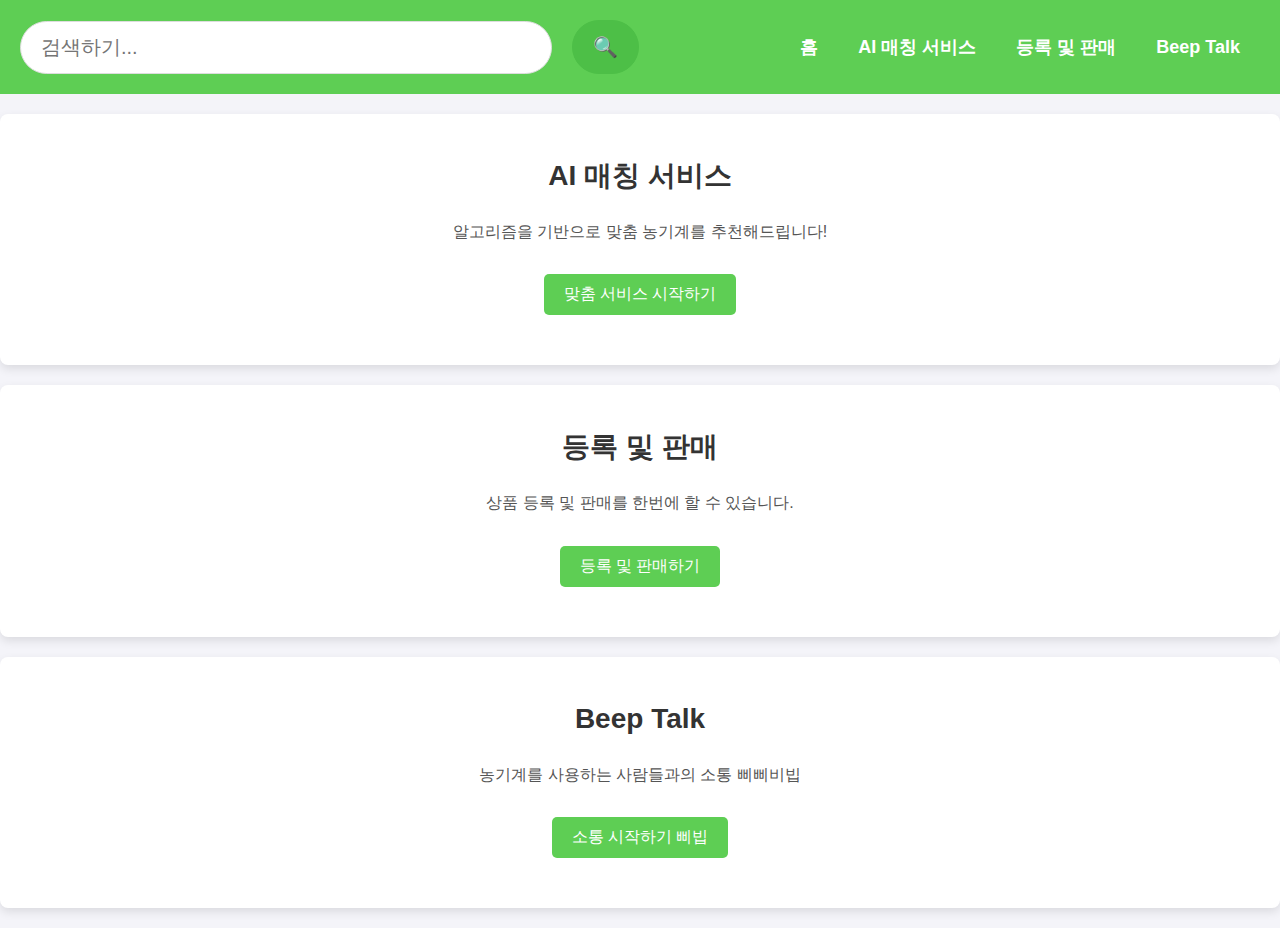
<file: index.html>
<!DOCTYPE html>
<html lang="ko">
<head>
    <meta charset="UTF-8">
    <meta name="viewport" content="width=device-width, initial-scale=1.0">
    <title>그린링크</title>
    <link rel="stylesheet" href="styles.css">
</head>
<body>
    <header>
        <div class="header-container">
            <div class="search-container">
                <input type="text" placeholder="검색하기..." id="search">
                <button id="search-btn">🔍</button>
            </div>
            <nav>
                <ul>
                    <li><a href="#">홈</a></li>
                    <li class="dropdown">
                        <a href="matching.html">AI 매칭 서비스</a> 
                        <ul class="dropdown-content">
                            <li><a href="matching.html">맞춤 농기계</a></li>
                        </ul>
                    </li>
                    <li class="dropdown">
                        <a href="register-sell.html">등록 및 판매</a>
                        <ul class="dropdown-content">
                            <li><a href="register.html">등록</a></li>
                            <li><a href="sell.html">판매</a></li>
                        </ul>
                    </li>
                    <li><a href="beep-talk.html">Beep Talk</a> 
                    </li>
                </ul>
            </nav>
        </div>
    </header>

    <section id="ai-matching">
        <h2>AI 매칭 서비스</h2>
        <p>알고리즘을 기반으로 맞춤 농기계를 추천해드립니다!</p>
        <button onclick="location.href='matching.html'">맞춤 서비스 시작하기</button> 
    </section>

    <section id="register-sell">
        <h2>등록 및 판매</h2>
        <p>상품 등록 및 판매를 한번에 할 수 있습니다.</p>
        <button onclick="location.href='register-sell.html'">등록 및 판매하기</button> 
    </section>

    <section id="beep-talk">
        <h2>Beep Talk</h2>
        <p>농기계를 사용하는 사람들과의 소통 삐삐비빕</p>
        <button onclick="location.href='beep-talk.html'">소통 시작하기 삐빕</button> 
    </section>

    <script src="script.js"></script>
</body>
</html>
</file>
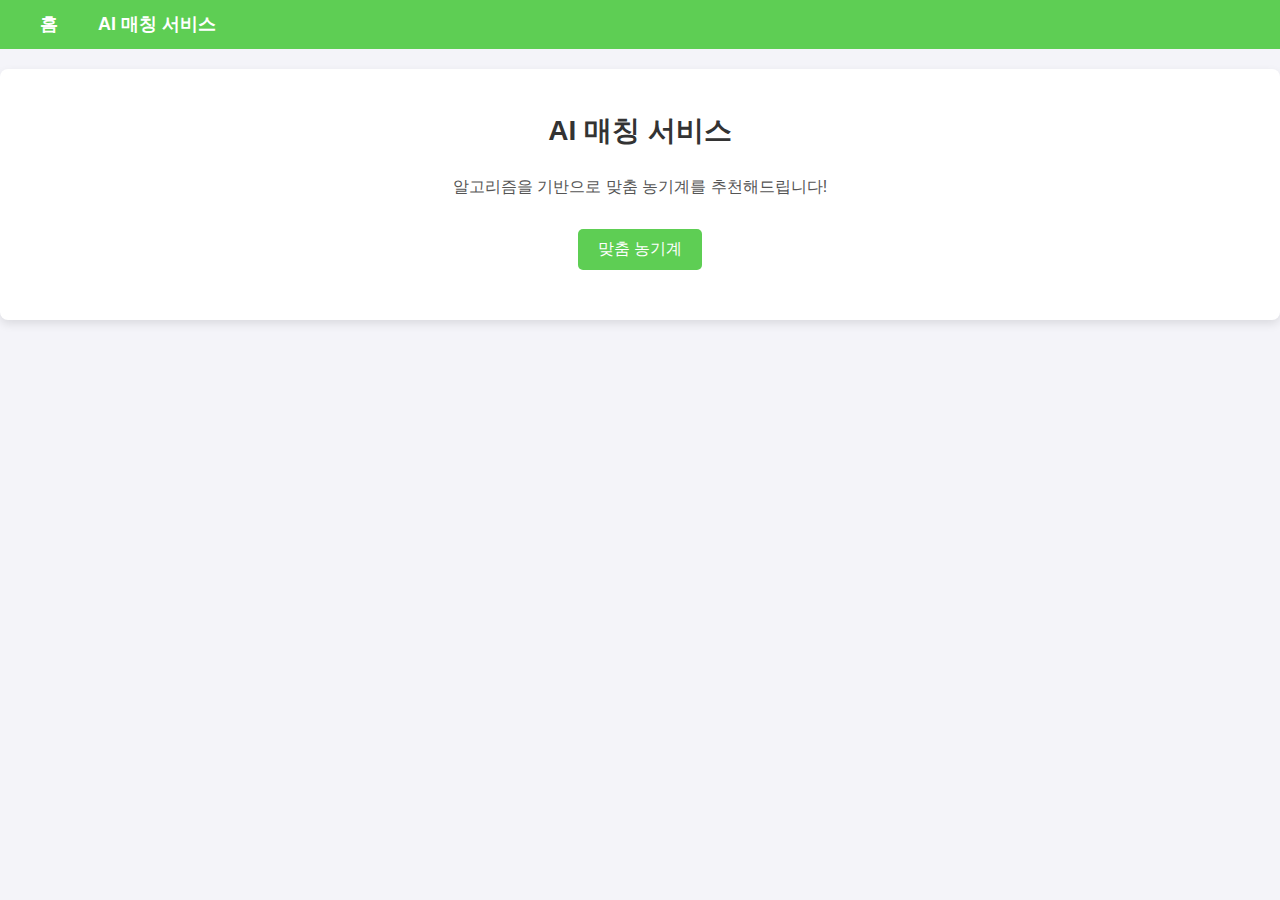
<file: matching.html>
<!DOCTYPE html>
<html lang="ko">
<head>
    <meta charset="UTF-8">
    <meta name="viewport" content="width=device-width, initial-scale=1.0">
    <title>맞춤 농기계 서비스</title>
    <link rel="stylesheet" href="styles.css">
</head>
<body>
    <header>
        <div class="header-container">
            <nav>
                <ul>
                    <li><a href="index.html">홈</a></li>
                    <li><a href="matching.html">AI 매칭 서비스</a></li>
                </ul>
            </nav>
        </div>
    </header>

    <section id="ai-matching">
        <h2>AI 매칭 서비스</h2>
        <p>알고리즘을 기반으로 맞춤 농기계를 추천해드립니다!</p>
        
        <button id="farm-equipment" onclick="showQuestion()">맞춤 농기계</button>
    </section>

    <!-- 질문들 -->
    <div id="question-container" style="display: none;">
        <!-- 질문 1 -->
        <div id="question1" class="question question-container" data-question="experience" style="display: none;">
            <p>1. 농업 경력은 어느 정도 되시나요?</p>
            <button onclick="nextQuestion('beginner')">0~3년 (초급자)</button>
            <button onclick="nextQuestion('intermediate')">4~10년 (중급자)</button>
            <button onclick="nextQuestion('advanced')">11년 이상 (고급자)</button>
        </div>

        <!-- 질문 2 -->
        <div id="question2" class="question question-container" data-question="environment" style="display: none;">
            <p>2. 재배 환경을 선택해주세요.</p>
            <button onclick="nextQuestion('indoor')">온실 재배</button>
            <button onclick="nextQuestion('outdoor')">야외 재배</button>
        </div>

        <!-- 질문 3 -->
        <div id="question3" class="question question-container" data-question="equipment-type" style="display: none;">
            <p>3. 농기계 종류를 선택해주세요.</p>
            <button onclick="nextQuestion('smart')">지능형 농기계</button>
            <button onclick="nextQuestion('standard')">일반 농기계</button>
        </div>

        <!-- 질문 4 -->
        <div id="question4" class="question question-container" data-question="method" style="display: none;">
            <p>4. 주된 재배 방법을 선택해주세요.</p>
            <button onclick="nextQuestion('direct_seeding')">직접 파종법</button>
            <button onclick="nextQuestion('transplant')">정식 재배법</button>
            <button onclick="nextQuestion('tillage')">밭갈이 및 경운법</button>
            <button onclick="nextQuestion('cycle')">순환 재배</button>
            <button onclick="nextQuestion('mulching')">멀칭</button>
            <button onclick="nextQuestion('all')">전체</button>
        </div>

        <!-- 질문 5 -->
        <div id="question5" class="question question-container" data-question="region" style="display: none;">
            <p>5. 지역을 선택해주세요.</p>
            <button onclick="nextQuestion('gyeonggi')">경기도</button>
            <button onclick="nextQuestion('chungcheong_south')">충청남도</button>
            <button onclick="nextQuestion('chungcheong_north')">충청북도</button>
            <button onclick="nextQuestion('jeolla_north')">전라북도</button>
            <button onclick="nextQuestion('jeolla_south')">전라남도</button>
            <button onclick="nextQuestion('gyeongsang_north')">경상북도</button>
            <button onclick="nextQuestion('gyeongsang_south')">경상남도</button>
            <button onclick="nextQuestion('gangwon')">강원도</button>
            <button onclick="nextQuestion('jeju')">제주도</button>
            <button onclick="nextQuestion('ullung_dokdo')">울릉도 및 독도</button>
        </div>

        <!-- 질문 6 -->
        <div id="question6" class="question question-container" data-question="crop-type" style="display: none;">
            <p>6. 작물 유형을 선택해주세요.</p>
            <button onclick="nextQuestion('cereal')">곡물작물</button>
            <button onclick="nextQuestion('vegetable')">채소작물</button>
            <button onclick="nextQuestion('fruit')">과일작물</button>
        </div>
    </div>

    <!-- 추천 결과 -->
    <div id="recommended-machines" class="result-container" style="display: none;">
        <h3>추천 농기계:</h3>
        <ul id="machine-list"></ul>
    </div>

    <script src="script.js"></script>
</body>
</html>
</file>
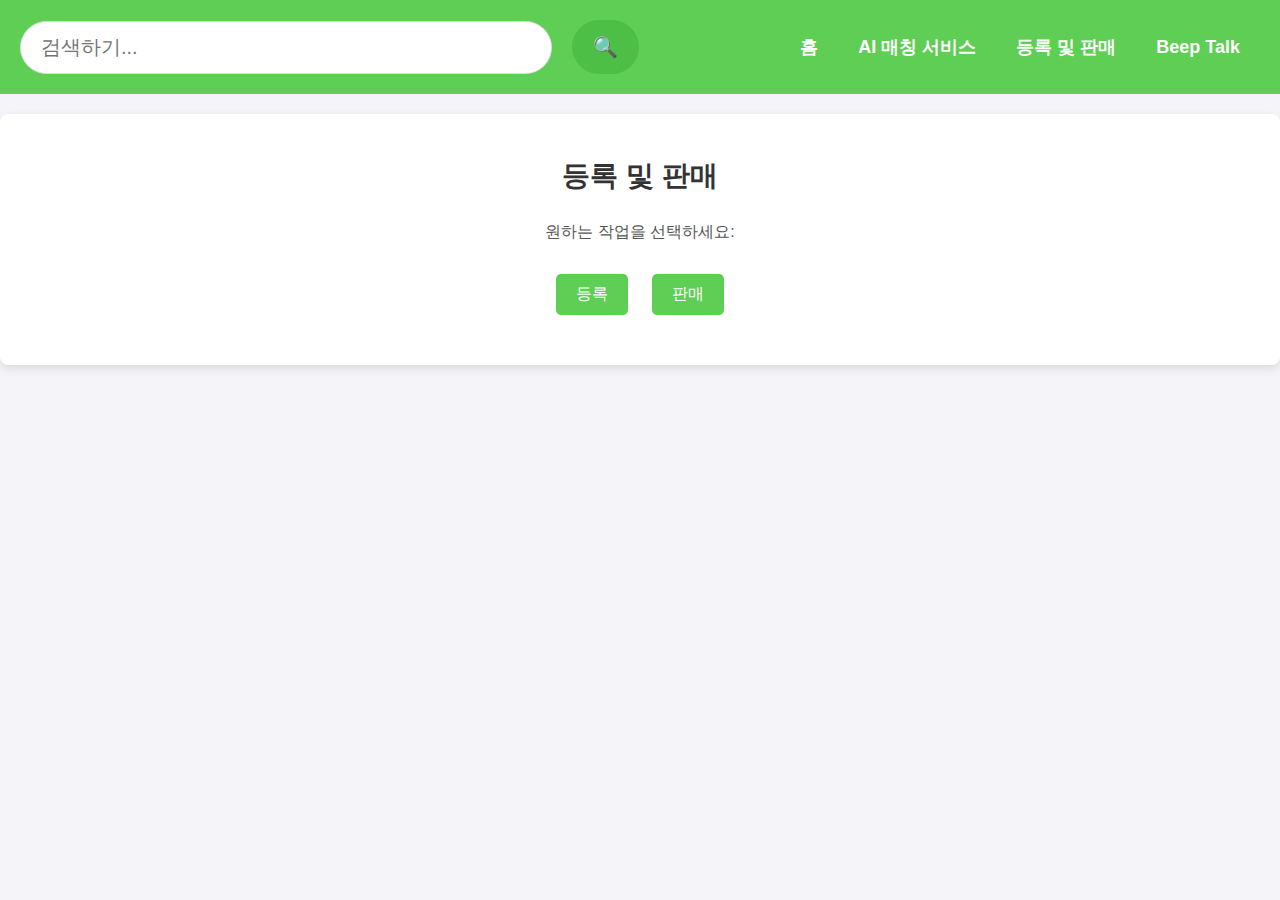
<file: register-sell.html>
<!DOCTYPE html>
<html lang="ko">
<head>
    <meta charset="UTF-8">
    <meta name="viewport" content="width=device-width, initial-scale=1.0">
    <title>등록 및 판매</title>
    <link rel="stylesheet" href="styles.css">
</head>
<body>
    <header>
        <div class="header-container">
            <div class="search-container">
                <input type="text" placeholder="검색하기..." id="search">
                <button id="search-btn">🔍</button>
            </div>
            <nav>
                <ul>
                    <li><a href="index.html">홈</a></li>
                    <li><a href="matching.html">AI 매칭 서비스</a></li>
                    <li><a href="register-sell.html">등록 및 판매</a></li>
                    <li><a href="beep-talk.html">Beep Talk</a></li>
                </ul>
            </nav>
        </div>
    </header>
    <main>
        <section id="register-sell-options">
            <h2>등록 및 판매</h2>
            <p>원하는 작업을 선택하세요:</p>
            <div class="option-container">
                <button onclick="location.href='register.html'" class="option-btn">등록</button>
                <button onclick="location.href='sell.html'" class="option-btn">판매</button>
            </div>
        </section>
        
    </main>
</body>
</html>
</file>
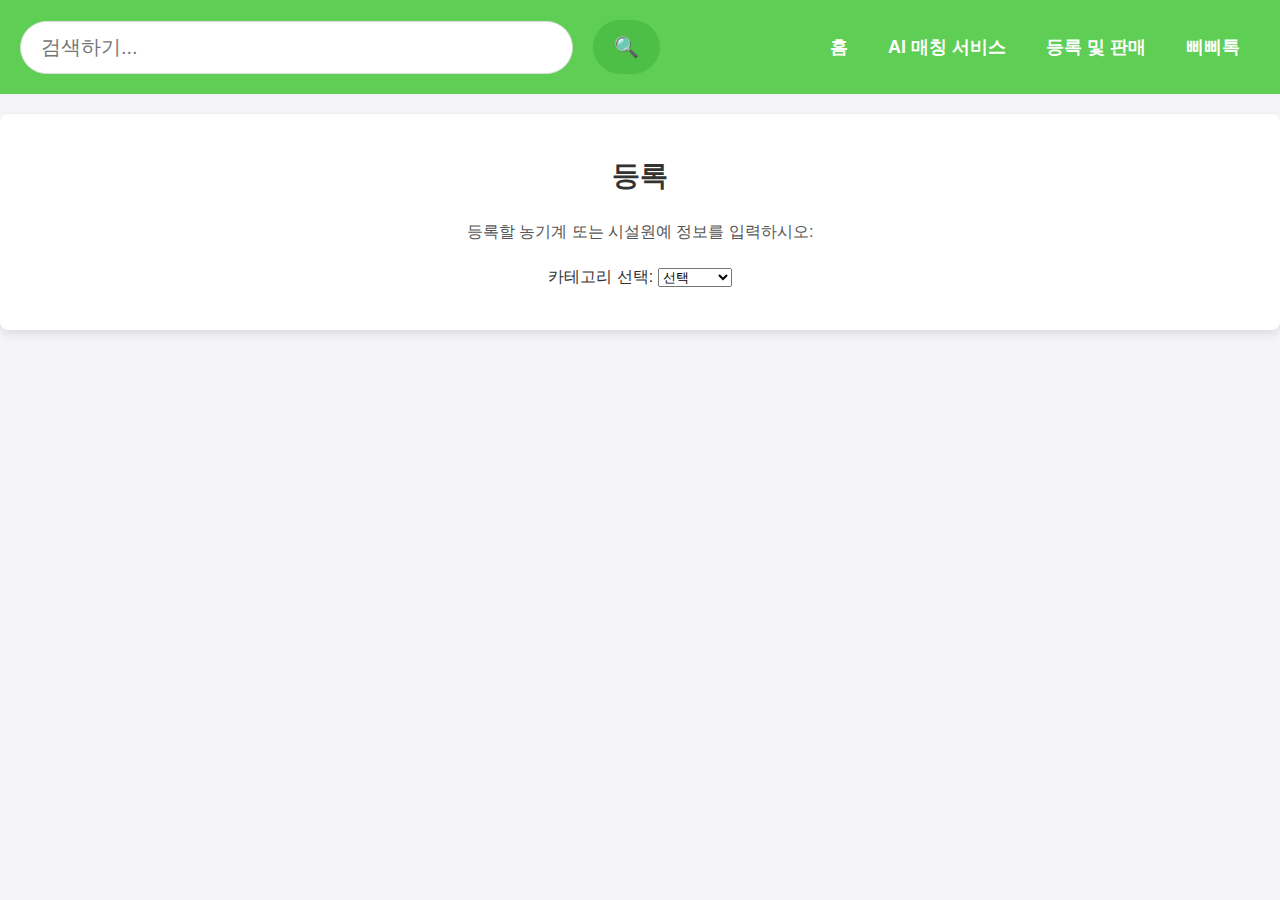
<file: register.html>
<!DOCTYPE html>
<html lang="ko">
<head>
    <meta charset="UTF-8">
    <meta name="viewport" content="width=device-width, initial-scale=1.0">
    <title>시설원예 등록</title>
    <link rel="stylesheet" href="styles.css">
    <script>
        // 카테고리 선택에 따라 폼 표시
        function showDetails() {
            var selectedCategory = document.getElementById("category").value;
            var machineDetails = document.getElementById("machine-details");
            var facilityDetails = document.getElementById("facility-details");

            machineDetails.style.display = "none";
            facilityDetails.style.display = "none";

            if (selectedCategory === "농기계") {
                machineDetails.style.display = "block";
            } else if (selectedCategory === "시설원예") {
                facilityDetails.style.display = "block";
            }
        }

        // 각 질문을 순차적으로 보여주는 기능
        var currentStepMachine = 0;
        var currentStepFacility = 0;
        var stepsMachine, stepsFacility;

        // 농기계 '다음' 버튼
        function nextStepMachine(event) {
            if (currentStepMachine < stepsMachine.length - 1) {
                stepsMachine[currentStepMachine].style.display = "none";
                currentStepMachine++;
                stepsMachine[currentStepMachine].style.display = "block";
            } else {
                event.preventDefault();  // 폼 제출 방지
                showCompletionMessage();
            }
        }

        // 시설원예 '다음' 버튼
        function nextStepFacility(event) {
            if (currentStepFacility < stepsFacility.length - 1) {
                stepsFacility[currentStepFacility].style.display = "none";
                currentStepFacility++;
                stepsFacility[currentStepFacility].style.display = "block";
            } else {
                event.preventDefault();  // 폼 제출 방지
                showCompletionMessage();
            }
        }

        // 이전 단계로 돌아가기
        function prevStepMachine() {
            if (currentStepMachine > 0) {
                stepsMachine[currentStepMachine].style.display = "none";
                currentStepMachine--;
                stepsMachine[currentStepMachine].style.display = "block";
            }
        }

        function prevStepFacility() {
            if (currentStepFacility > 0) {
                stepsFacility[currentStepFacility].style.display = "none";
                currentStepFacility--;
                stepsFacility[currentStepFacility].style.display = "block";
            }
        }

        window.onload = function() {
            // 농기계와 시설원예의 steps 배열 초기화
            stepsMachine = document.querySelectorAll("#machine-details .step");
            stepsFacility = document.querySelectorAll("#facility-details .step");

            // 초기 단계 표시
            stepsMachine[currentStepMachine].style.display = "block";
            stepsFacility[currentStepFacility].style.display = "block";
        }

        // 등록 완료 메시지 표시
        function showCompletionMessage() {
            var registerSection = document.getElementById("register-section");
            registerSection.innerHTML = "<h3>등록이 완료되었습니다!</h3><p>품질보증 후 최종 등록이 완료됩니다.</p>";
        }
    </script>
</head>
<body>
    <header>
        <div class="header-container">
            <div class="search-container">
                <input type="text" placeholder="검색하기..." id="search">
                <button id="search-btn">🔍</button>
            </div>
            <nav>
                <ul>
                    <li><a href="index.html">홈</a></li>
                    <li><a href="matching.html">AI 매칭 서비스</a></li>
                    <li><a href="register-sell.html">등록 및 판매</a></li>
                    <li><a href="beep-talk.html">삐삐톡</a></li>
                </ul>
            </nav>
        </div>
    </header>

    <main>
        <section id="register-section">
            <h2>등록</h2>
            <p>등록할 농기계 또는 시설원예 정보를 입력하시오:</p>

            <!-- 카테고리 선택 -->
            <label for="category">카테고리 선택:</label>
            <select id="category" name="category" onchange="showDetails()">
                <option value="">선택</option>
                <option value="농기계">농기계</option>
                <option value="시설원예">시설원예</option>
            </select>

            <!-- 농기계 등록 폼 -->
            <div id="machine-details" style="display: none;">
                <h3>농기계 등록</h3>
                <form action="submit-register" method="post">
                    <div class="step">
                        <input type="text" name="machine_name" placeholder="제품명" required>
                        <button type="button" onclick="nextStepMachine(event)">다음</button>
                    </div>
                    <div class="step" style="display: none;">
                        <input type="text" name="machine_manufacturer" placeholder="모델명" required>
                        <button type="button" onclick="prevStepMachine()">이전</button>
                        <button type="button" onclick="nextStepMachine(event)">다음</button>
                    </div>
                    <div class="step" style="display: none;">
                        <input type="text" name="machine_model" placeholder="제품 가격" required>
                        <button type="button" onclick="prevStepMachine()">이전</button>
                        <button type="button" onclick="nextStepMachine(event)">다음</button>
                    </div>
                    <div class="step" style="display: none;">
                        <input type="text" name="machine_condition" placeholder="규격" required>
                        <button type="button" onclick="prevStepMachine()">이전</button>
                        <button type="button" onclick="nextStepMachine(event)">다음</button>
                    </div>
                    <div class="step" style="display: none;">
                        <input type="number" name="machine_price" placeholder="기본장착 옵션" required>
                        <button type="button" onclick="prevStepMachine()">이전</button>
                        <button type="button" onclick="nextStepMachine(event)">다음</button>
                    </div>
                    <div class="step" style="display: none;">
                        <input type="number" name="machine_year" placeholder="전화번호" required>
                        <button type="button" onclick="prevStepMachine()">이전</button>
                        <button type="button" onclick="nextStepMachine(event)">다음</button>
                    </div>
                    <div class="step" style="display: none;">
                        <input type="text" name="machine_manufacturer" placeholder="년식" required>
                        <button type="button" onclick="prevStepMachine()">이전</button>
                        <button type="button" onclick="nextStepMachine(event)">다음</button>
                    </div>
                    <div class="step" style="display: none;">
                        <input type="text" name="machine_manufacturer" placeholder="희망 판매 방법" required>
                        <button type="button" onclick="prevStepMachine()">이전</button>
                        <button type="button" onclick="nextStepMachine(event)">다음</button>
                    </div>
                    <div class="step" style="display: none;">
                        <input type="text" name="machine_manufacturer" placeholder="희망 거래 지역" required>
                        <button type="button" onclick="prevStepMachine()">이전</button>
                        <button type="button" onclick="nextStepMachine(event)">다음</button>
                    </div>
                    <div class="step" style="display: none;">
                        <label for="upload">사진 업로드:</label>
                        <input type="file" name="image" id="upload" required>
                        <div class="form-buttons">
                            <button type="button" onclick="prevStepMachine()">이전</button>
                            <button type="button" onclick="showCompletionMessage()">등록 완료</button>
                        </div>
                    </div>
                </form>
            </div>

            <!-- 시설원예 등록 폼 -->
            <div id="facility-details" style="display: none;">
                <h3>시설원예 등록</h3>
                <form action="submit-register" method="post">
                    <div class="step">
                        <input type="text" name="facility_name" placeholder="제품명" required>
                        <button type="button" onclick="nextStepFacility(event)">다음</button>
                    </div>
                    <div class="step" style="display: none;">
                        <input type="text" name="facility_location" placeholder="모델명 / 제조사" required>
                        <button type="button" onclick="prevStepFacility()">이전</button>
                        <button type="button" onclick="nextStepFacility(event)">다음</button>
                    </div>
                    <div class="step" style="display: none;">
                        <input type="number" name="size" placeholder="제품 가격" required>
                        <button type="button" onclick="prevStepFacility()">이전</button>
                        <button type="button" onclick="nextStepFacility(event)">다음</button>
                    </div>
                    <div class="step" style="display: none;">
                        <input type="number" name="price" placeholder="적용 작물" required>
                        <button type="button" onclick="prevStepFacility()">이전</button>
                        <button type="button" onclick="nextStepFacility(event)">다음</button>
                    </div>
                    <div class="step" style="display: none;">
                        <input type="number" name="price" placeholder="주요 기능" required>
                        <button type="button" onclick="prevStepFacility()">이전</button>
                        <button type="button" onclick="nextStepFacility(event)">다음</button>
                    </div>
                    <div class="step" style="display: none;">
                        <input type="number" name="price" placeholder="센서 구성" required>
                        <button type="button" onclick="prevStepFacility()">이전</button>
                        <button type="button" onclick="nextStepFacility(event)">다음</button>
                    </div>
                    <div class="step" style="display: none;">
                        <input type="number" name="price" placeholder="유지비" required>
                        <button type="button" onclick="prevStepFacility()">이전</button>
                        <button type="button" onclick="nextStepFacility(event)">다음</button>
                    </div>
                    <div class="step" style="display: none;">
                        <input type="number" name="price" placeholder="AS 보증 기간" required>
                        <button type="button" onclick="prevStepFacility()">이전</button>
                        <button type="button" onclick="nextStepFacility(event)">다음</button>
                    </div>
                    <div class="step" style="display: none;">
                        <input type="number" name="price" placeholder="연동 앱" required>
                        <button type="button" onclick="prevStepFacility()">이전</button>
                        <button type="button" onclick="nextStepFacility(event)">다음</button>
                    </div>
                    <div class="step" style="display: none;">
                        <input type="number" name="price" placeholder="지역" required>
                        <button type="button" onclick="prevStepFacility()">이전</button>
                        <button type="button" onclick="nextStepFacility(event)">다음</button>
                    </div>
                    <div class="step" style="display: none;">
                        <input type="number" name="price" placeholder="전화번호" required>
                        <button type="button" onclick="prevStepFacility()">이전</button>
                        <button type="button" onclick="nextStepFacility(event)">다음</button>
                    </div>
                    <div class="step" style="display: none;">
                        <label for="facility-image">사진 업로드:</label>
                        <input type="file" name="facility_image" id="facility-image" required>
                        <div class="form-buttons">
                            <button type="button" onclick="prevStepFacility()">이전</button>
                            <button type="button" onclick="showCompletionMessage()">등록 완료</button>
                        </div>
                    </div>
                </form>
            </div>
        </section>
    </main>
</body>
</html>
</file>
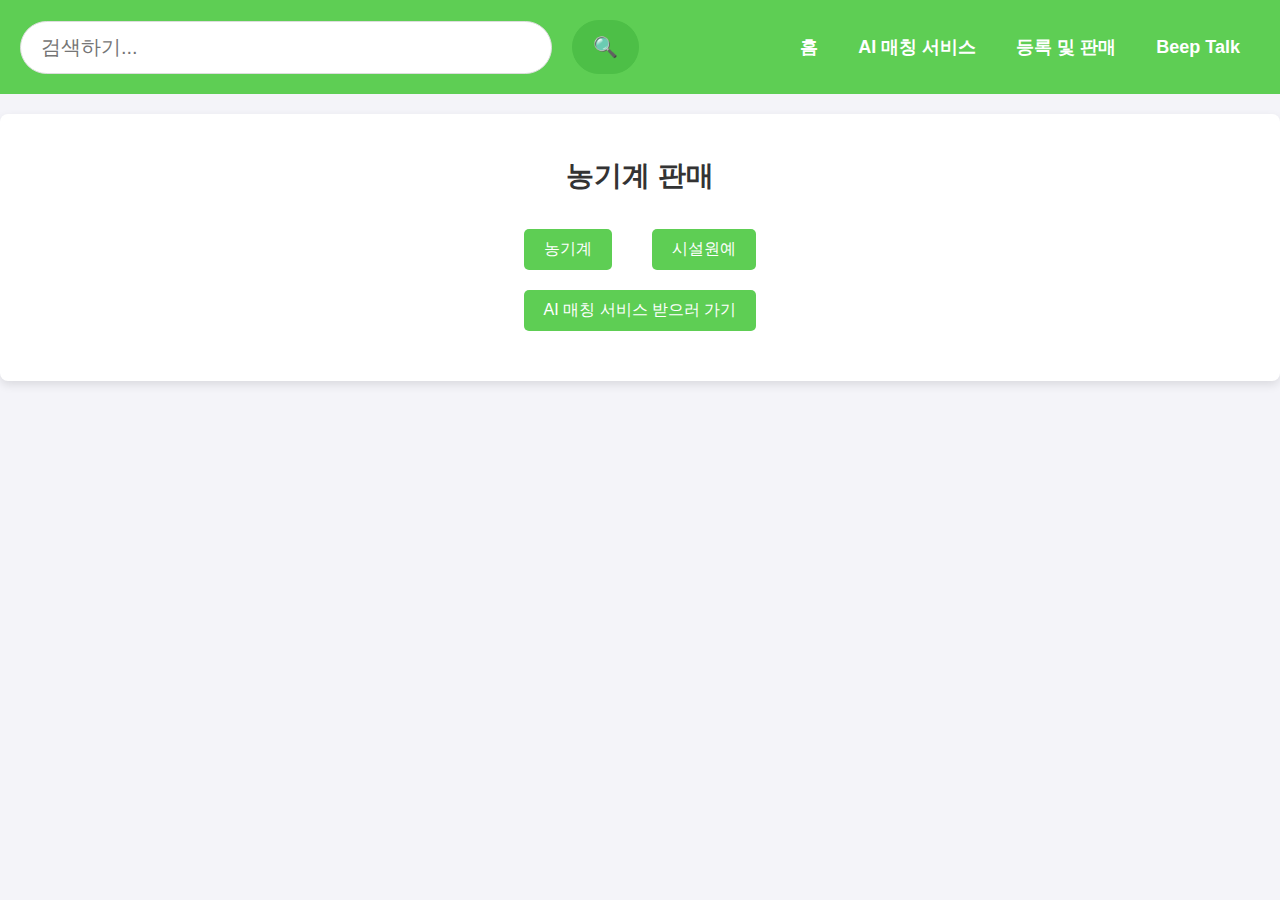
<file: sell.html>
<!DOCTYPE html>
<html lang="ko">
<head>
    <meta charset="UTF-8">
    <meta name="viewport" content="width=device-width, initial-scale=1.0">
    <title>판매</title>
    <link rel="stylesheet" href="styles.css">
    <style>
        /* 버튼을 가로로 나열하고, 가운데 정렬하기 위한 스타일 */
        #sell-list {
            display: flex;
            justify-content: center; /* 버튼들을 가로로 가운데 정렬 */
            align-items: center; /* 수직으로도 가운데 정렬 */
            list-style: none; /* 기본 리스트 스타일 제거 */
            padding: 0;
        }
        #sell-list li {
            display: inline-block;
            margin: 0 10px; /* 버튼들 간의 간격을 10px로 설정 */
        }
        button {
            padding: 10px 20px;
            font-size: 16px;
            cursor: pointer;
        }
    </style>
</head>
<body>
    <header>
        <div class="header-container">
            <div class="search-container">
                <input type="text" placeholder="검색하기..." id="search">
                <button id="search-btn">🔍</button>
            </div>
            <nav>
                <ul>
                    <li><a href="index.html">홈</a></li>
                    <li><a href="matching.html">AI 매칭 서비스</a></li>
                    <li><a href="register-sell.html">등록 및 판매</a></li>
                    <li><a href="beep-talk.html">Beep Talk</a></li>
                </ul>
            </nav>
        </div>
    </header>
    <main>
        <section id="sell-section">
            <h2>농기계 판매</h2>
            <p></p>
            <ul id="sell-list">
                <li><button onclick="openNewPage('농기계')">농기계</button></li>
                <li><button onclick="openNewPage('시설원예')">시설원예</button></li>
            </ul>
            <a href="matching.html">
                <button>AI 매칭 서비스 받으러 가기</button>
            </a>
        </section>        
    </main>

    <script>
        function openNewPage(category) {
            // 카테고리에 맞는 새 페이지 열기
            if (category === '농기계') {
                window.open('new-page-farm-machinery.html', '_blank');  // 농기계 관련 새 페이지
            } else if (category === '시설원예') {
                window.open('new-page-facility-horticulture.html', '_blank');  // 시설원예 관련 새 페이지
            }
        }
    </script>
</body>
</html>
</file>
<file: styles.css>
/* 기본 설정 */
* {
    margin: 0;
    padding: 0;
    box-sizing: border-box;
    font-family: 'Arial', sans-serif;
}

body {
    background-color: #f4f4f9;
    color: #333;
    line-height: 1.6;
}

/* 상단바 전체 컨테이너 */
.header-container {
    display: flex;
    justify-content: space-between; /* 양옆으로 배치 */
    align-items: center;
    padding: 10px 20px;
    background-color: #5ECE54;
}

/* 검색창 */
.search-container {
    display: flex;
    align-items: center;
    flex-grow: 1;  /* 검색창이 왼쪽 끝으로 최대화되도록 설정 */
}

.search-container input {
    padding: 14px 20px; /* 네이버처럼 여유 있는 패딩 */
    font-size: 20px; /* 글자 크기 크게 */
    border-radius: 30px; /* 둥근 모서리 */
    border: 1px solid #ddd;
    outline: none;
    width: 70%;  /* 검색창 넓게 설정 */
    margin-right: 10px;
}

.search-container button {
    padding: 14px 20px;
    background-color: #4dbf47;
    border: 1px solid #4dbf47;
    border-radius: 30px;
    cursor: pointer;
    color: white;
    font-size: 20px;
}

.search-container button:hover {
    background-color: #5ECE54;
}

/* 네비게이션 메뉴 */
header nav ul {
    list-style: none;
    display: flex;
    padding: 0;
}

header nav ul li {
    position: relative;
    margin: 0 20px;
}

header nav ul li a {
    text-decoration: none;
    color: white;
    font-size: 18px;
    font-weight: bold;
    transition: color 0.3s ease;
}

header nav ul li a:hover {
    color: #fff700;
}

/* 드롭다운 메뉴 */
.dropdown:hover .dropdown-content {
    display: block;
}

.dropdown-content {
    display: none;
    position: absolute;
    top: 100%;
    left: 0;
    background-color: #5ECE54;
    min-width: 180px;
    box-shadow: 0 8px 16px rgba(0, 0, 0, 0.2);
    z-index: 1;
}

.dropdown-content li {
    padding: 10px;
    text-align: center;
}

.dropdown-content li a {
    color: white;
    font-size: 16px;
    text-decoration: none;
    display: block;
}

.dropdown-content li a:hover {
    background-color: #4dbf47;
}

/* 섹션 스타일 */
section {
    padding: 40px 20px;
    margin: 20px 0;
    text-align: center;
    border-radius: 8px;
    box-shadow: 0 4px 10px rgba(0, 0, 0, 0.1);
    background-color: white;
}

/* 질문 제목 */
h2 {
    font-size: 28px;
    color: #333;
    margin-bottom: 20px;
}

/* 설명 텍스트 */
p {
    font-size: 16px;
    color: #555;
    margin-bottom: 20px;
}

/* 버튼 기본 스타일 */
button {
    background-color: #5ECE54;
    color: white;
    padding: 10px 20px;
    border: none;
    border-radius: 5px;
    cursor: pointer;
    font-size: 16px;
    transition: background-color 0.3s;
    margin: 10px;
}

button:hover {
    background-color: #4dbf47;
}

/* 질문 컨테이너 스타일 */
#question-container {
    display: flex;
    flex-direction: column;
    align-items: center;
    margin-top: 20px;
}

.question {
    display: none;
    margin-bottom: 20px;
    text-align: center;
}

.question button {
    margin: 10px;
    width: 250px;
}

/* 추천 농기계 결과 스타일 */
.result-container {
    margin-top: 20px;
}

#recommended-machines h3 {
    font-size: 24px;
    color: #333;
    margin-bottom: 20px;
}

#machine-list {
    list-style: none;
    padding: 0;
    text-align: left;
    font-size: 18px;
    color: #444;
}

#machine-list li {
    padding: 5px 0;
}

/* 질문 끝나고 추천 결과로 넘어갈 때 */
#recommended-machines {
    display: none;
}

/* 질문들이 보여지는 컨테이너 */
#question-container {
    display: flex;
    flex-direction: column;
    align-items: center;
}
</file>
